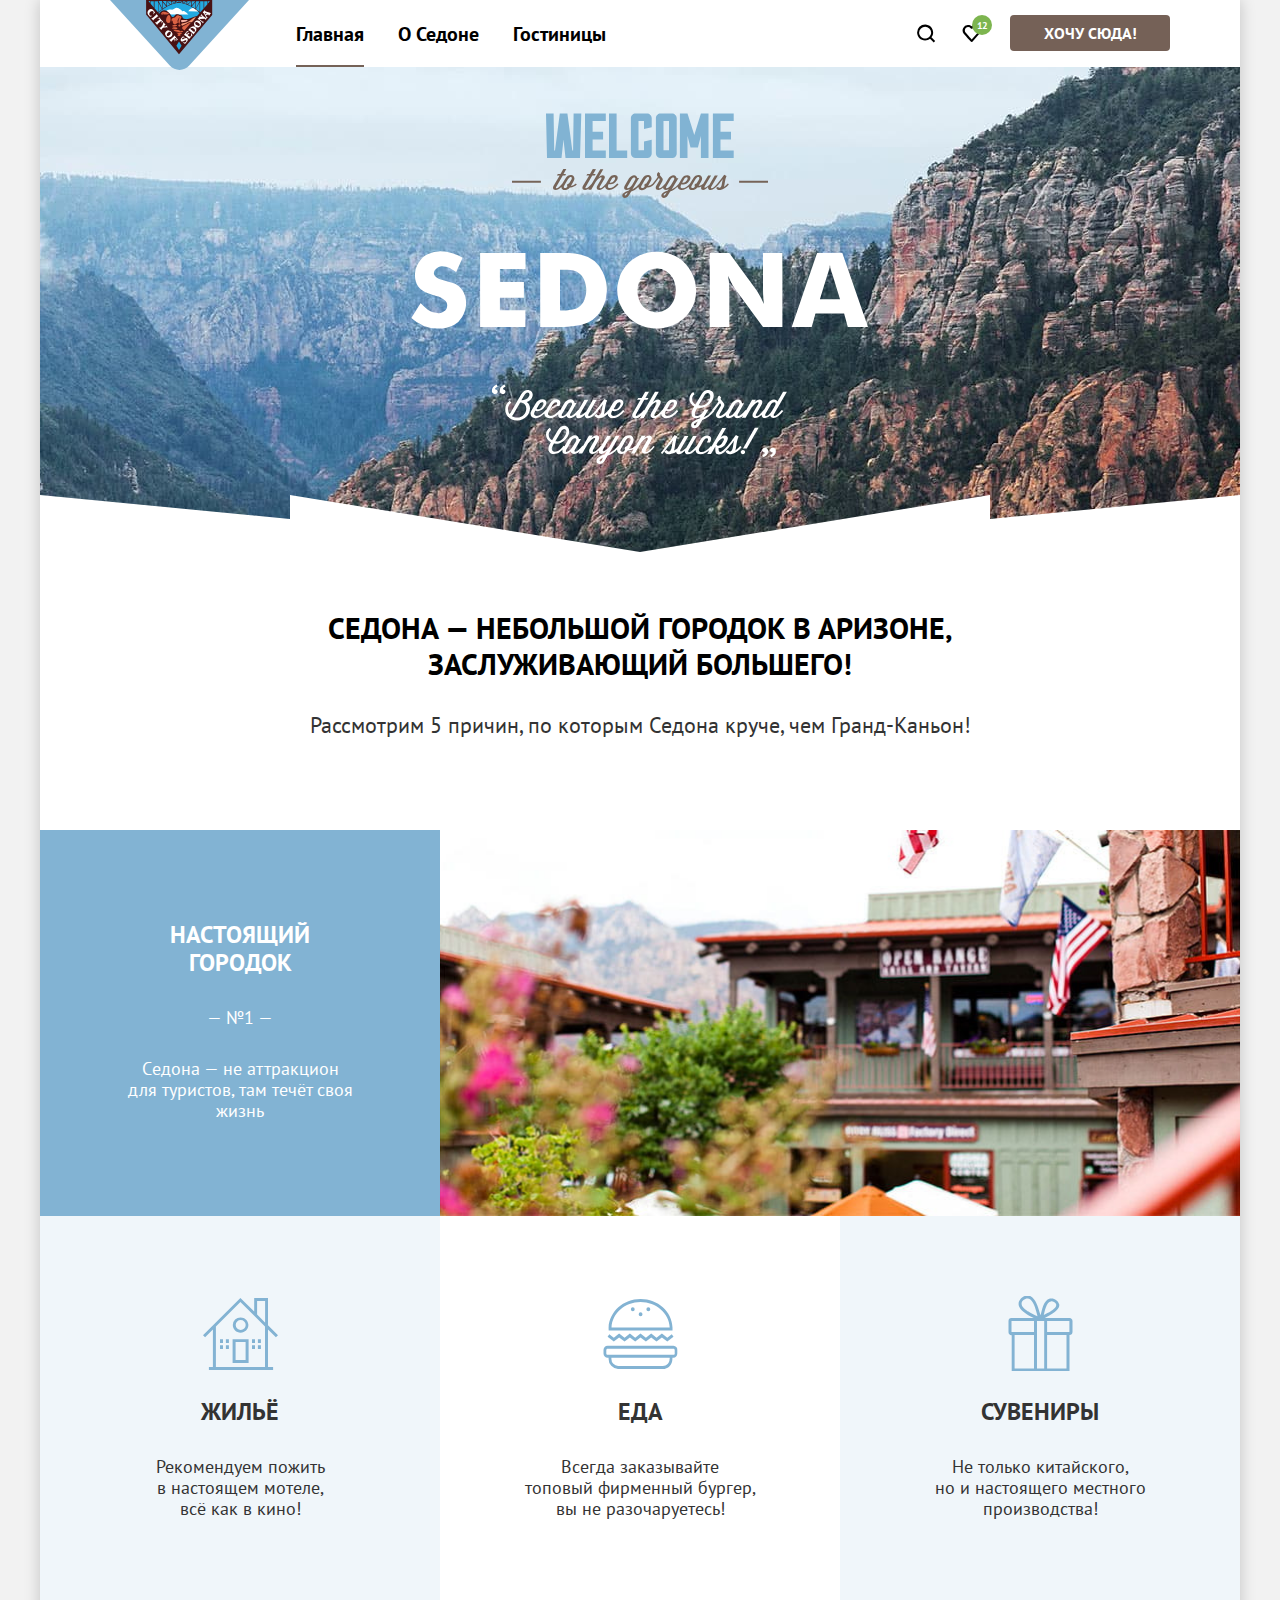
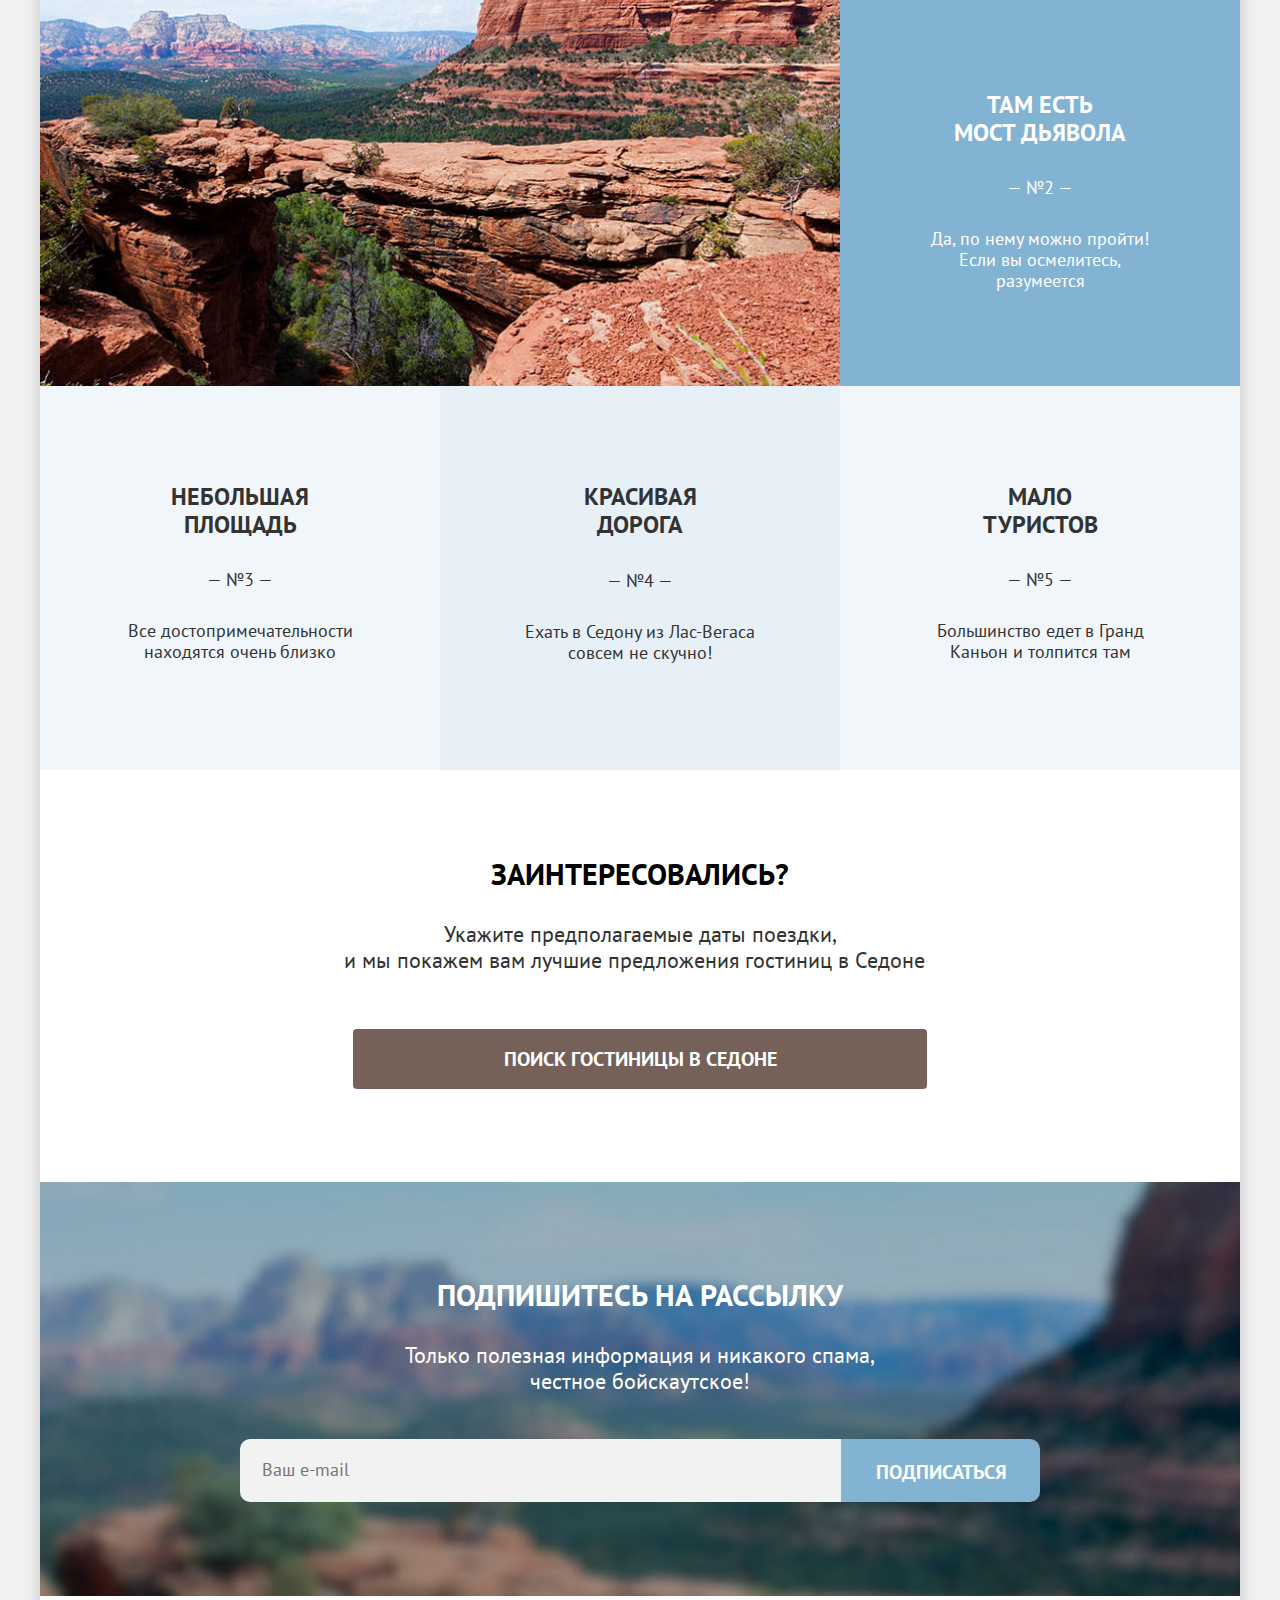
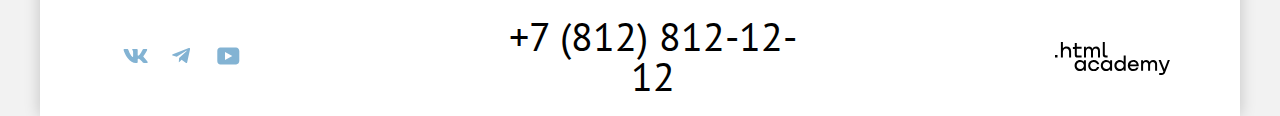
<file: index.html>
<!DOCTYPE html>
<html lang="ru">

<head>
  <meta charset="utf-8">
  <meta http-equiv="X-UA-Compatible" content="IE=edge">
  <meta name="viewport" content="width=device-width,initial-scale=1">
  <title>HTML Academy: Седона</title>
  <link rel="stylesheet" href="styles/styles.css">
  <link type="image/x-icon" href="/images/favicon-32x32.png" rel="shortcut icon">
  <link type="Image/x-icon" href="/images/favicon-32x32.png" rel="icon">
  <link rel="icon" type="image/png" sizes="32x32" href="images/favicon-32x32.png">
</head>
<!-- navigation -->

<body>
  <div class="content-container">
    <header class="page-header">
      <nav class="navigation">
        <a class="navigation-logo">
          <img src="images/nav/logo.svg" width="139" height="70" alt="Логотип Седоны.">
        </a>
        <ul class="navigation-list">
          <li class="navigation-item">
            <a class="navigation-link navigation-link-current" href="index.html">Главная</a>
          </li>
          <li class="navigation-item">
            <a class="navigation-link" href="#">О седоне</a>
          </li>
          <li class="navigation-item">
            <a class="navigation-link" href="catalog.html">Гостиницы</a>
          </li>
        </ul>
        <ul class="navigation-list navigation-user">
          <li class="navigation-item">
            <a class="navigation-link navigation-search" href="#">
              <span class="visually-hidden">Поиск</span>
            </a>
          </li>
          <li class="navigation-item">
            <a class="navigation-link navigation-favorite" href="#">
              <span class="visually-hidden">Избранное</span>
              <div class="favorite-counter">12</div>
            </a>
          </li>
          <li class="navigation-item">
            <a class="button-brown i-want-here" href="#">Хочу сюда!</a>
          </li>
        </ul>
      </nav>
    </header>
    <!-- main-index -->
    <main class="main-index main-container">
      <div class="welcome-logo-wrapper">
        <img class="welcome-logo" src="images/main/welcome.svg" width="458" height="352"
          alt="Добро пожаловать в прекрасную Седону.">
      </div>
      <div class="underwelcome-wrapper">
        <h1 class="underwelcome-title">Седона — небольшой городок в Аризоне,<br> заслуживающий большего!</h1>
        <p class="underwelcome-text">Рассмотрим 5 причин, по которым Седона круче, чем Гранд-Каньон!</p>
      </div>
<!-- advantages -->
      <section class="advantages">
        <h2 class="visually-hidden">Преимущества</h2>
        <ol class="advantages-list">
          <li class="advantages-item">
            <div class="advantage-wrapper">
              <div class="advantages-photo">
                <h3 class="advantages-title">Настоящий городок</h3>
                <span class="advantages-numeral">— №1 —</span>
                <p class="advantages-description">Cедона — не аттракцион для туристов, там течёт своя жизнь</p>
              </div>
              <img class="advantages-image" src="images/main/sedona-town.jpg" width="800" height="384"
                alt="домик спрятанный в листве.">
            </div>
            <ul class="recommend-list">
              <li class="recommend-item recommend-house">
                <h3 class="recommend-title">Жильё</h3>
                <p class="recommend-description">Рекомендуем пожить <br>в настоящем мотеле,<br> всё как в кино!</p>
              </li>
              <li class="recommend-item recommend-food">
                <h3 class="recommend-title">Еда</h3>
                <p class="recommend-description">Всегда заказывайте<br> топовый фирменный бургер,<br> вы не
                  разочаруетесь!</p>
              </li>
              <li class="recommend-item recommend-souvenir">
                <h3 class="recommend-title">Сувениры</h3>
                <p class="recommend-description">Не только китайского,<br> но и настоящего местного<br> производства!
                </p>
              </li>
            </ul>
          </li>
          <li class="advantages-item">
            <div class="advantage-wrapper">
              <img class="advantages-image" src="images/main/devil-bridge.jpg" width="800" height="384"
                alt="проход между скал выглядящий как мост.">
              <div class="advantages-photo">
                <h3 class="advantages-title">Там есть<br> мост дьявола</h3>
                <span class="advantages-numeral">— №2 —</span>
                <p class="advantages-description">Да, по нему можно пройти! Если вы осмелитесь, разумеется</p>
              </div>
            </div>
          </li>
          <li class="advantages-item">
            <h3 class="advantages-title">Небольшая площадь</h3>
            <span class="advantages-numeral">— №3 —</span>
            <p class="advantages-description">Все достопримечательности находятся очень близко</p>
          </li>
          <li class="advantages-item">
            <h3 class="advantages-title">Красивая<br> дорога</h3>
            <span class="advantages-numeral">— №4 —</span>
            <p class="advantages-description">Ехать в Седону из Лас-Вегаса совсем не скучно!</p>
          </li>
          <li class="advantages-item">
            <h3 class="advantages-title">Мало<br> туристов</h3>
            <span class="advantages-numeral">— №5 —</span>
            <p class="advantages-description">Большинство едет в Гранд Каньон и толпится там</p>
          </li>
        </ol>
      </section>
      <!-- subscribe -->
      <section class="interest">
        <h2 class="interest-index-title">Заинтересовались?</h2>
        <p class="interest-text">Укажите предполагаемые даты поездки,<br> и мы покажем вам лучшие предложения гостиниц в Седоне &nbsp;</p>
        <a class="button button-interest button-brown" href="#">Поиск гостиницы в седоне</a>
      </section>
    </main>
    <!-- footer -->
    <footer class="page-footer">
      <div class="newsletter newsletter-main">
        <h2 class="subscribe">Подпишитесь на рассылку</h2>
        <p class="newsletter-text">Только полезная информация и никакого спама,<br> честное бойскаутское!</p>
        <form class="newsletter-form" action="https://echo.htmlacademy.ru/" method="post">
          <label class="visually-hidden" for="newsletter-email">Email</label>
          <input class="field" type="email" placeholder="Ваш e-mail" name="newsletter-email" id="newsletter-email"
            required>
          <button class="button button-newsletter button-blue" type="submit">Подписаться</button>
        </form>
      </div>
      <!-- social -->
      <div class="footer">
        <section class="footer-social">
          <h2 class="visually-hidden">Социальные сети</h2>
          <ul class="footer-social-list">
            <li class="footer-social-item">
              <a class="footer-social-link" href="https://vk.com/htmlacademy">
                <span class="visually-hidden">Вк</span>
                <svg class="social-icon" width="25" height="14" viewBox="0 0 25 14" fill="#83B3D3"
                  xmlns="http://www.w3.org/2000/svg" aria-hidden="true" focusable="false">
                  <path fill-rule="evenodd" clip-rule="evenodd"
                    d="M24.1 1c.2-.6 0-1-.8-1h-2.6c-.7 0-1 .3-1.1.7 0 0-1.4 3.2-3.3 5.3-.6.6-.9.8-1.2.8-.2 0-.4-.2-.4-.7V.9c0-.6-.2-.9-.8-.9h-4c-.5 0-.8.3-.8.6 0 .6 1 .8 1 2.5V7c0 .8 0 1-.4 1-.9 0-3-3.2-4.3-6.9-.3-.7-.5-1-1.2-1H1.6C.8 0 .6.3.6.7c0 .7 1 4.1 4.2 8.6 2.2 3 5.2 4.7 8 4.7 1.7 0 1.9-.4 1.9-1v-2.3c0-.8.2-.9.7-.9.4 0 1 .2 2.6 1.7 1.8 1.7 2 2.5 3 2.5h2.7c.7 0 1.1-.4 1-1.1-.3-.7-1.2-1.8-2.3-3L20.6 8c-.4-.5-.3-.7 0-1.1 0 0 3.2-4.4 3.5-6Z" />
                </svg>
              </a>
            </li>
            <li class="footer-social-item button-blue">
              <a class="footer-social-link footer-social-tg" href="https://t.me/htmlacademy">
                <span class="visually-hidden">Телеграм</span>
                <svg class="social-icon" width="18" height="16" viewBox="0 0 18 16" fill="#83B3D3"
                  xmlns="http://www.w3.org/2000/svg" aria-hidden="true" focusable="false">
                  <path
                    d="M16.8.1.8 6.2c-1 .5-1 1-.2 1.4l4.1 1.2 9.5-6c.5-.2.9 0 .5.2l-7.6 7-.3 4.2c.4 0 .6-.2.8-.4l2-2 4.1 3c.8.5 1.3.3 1.5-.6L18 1.4c.3-1.1-.4-1.6-1.1-1.3Z" />
                </svg>
              </a>
            </li>
            <li class="footer-social-item">
              <a class="footer-social-link" href="https://www.youtube.com/user/htmlacademyry">
                <span class="visually-hidden">Ютуб</span>
                <svg class="social-icon" width="23" height="18" viewBox="0 0 23 18" fill="#83B3D3"
                  xmlns="http://www.w3.org/2000/svg" aria-hidden="true" focusable="false">
                  <path
                    d="M19 .5H3.4C1.6.5.3 2.1.3 3.9v10c0 2 1.3 3.6 3.2 3.6h15.7c1.6 0 3.1-1.6 3.1-3.4V3.9C22.1 2.1 20.8.5 19 .5ZM8 13V5l7.3 4L8 13Z" />
                </svg>
              </a>
            </li>
          </ul>
        </section>
<!-- contacts -->
        <section class="contacts">
          <h2 class="visually-hidden">Номер телефона</h2>
          <a class="contacts-number" href="tel.:+78128121212">+7 (812) 812-12-12</a>
        </section>

        <section class="made">
          <h2 class="visually-hidden">Сделано в</h2>
          <a class="made-link" href="https://htmlacademy.ru/">
            <svg role="img" width="115" height="33" viewBox="0 0 115 33" xmlns="http://www.w3.org/2000/svg">
              <title id="htmlacademy-logo">Логотип академии.</title>
              <path
                d="M0 12.9v2.6h2.5v-2.6H0ZM11.6 4.5c-1.6 0-2.8.7-3.6 1.7h-.1V0h-2v15.5h2v-5.3c0-2.1 1.3-3.6 3.3-3.6 1.8 0 2.9 1.4 2.9 3.2v5.7h2V9.4c.1-3-1.8-4.9-4.5-4.9ZM26.6 4.8h-4.8V1.1h-2v3.8h-1.9v2h1.9v6c0 1.7 1 2.7 2.7 2.7h4.1v-2h-3.7c-.7 0-1.1-.4-1.1-1.1V6.8h4.8v-2ZM41.1 4.6c-1.6 0-2.9.8-3.5 2.1h-.1a3.7 3.7 0 0 0-3.4-2.1c-1.4 0-2.5.8-3.1 1.8h-.1V4.8H29v10.6h2V10c0-2 1-3.5 2.6-3.5 1.5 0 2.4 1 2.4 2.6v6.3h2V9.8c0-2.4 1.4-3.3 2.6-3.3 1.5 0 2.4 1 2.4 2.6v6.3h2V8.9c.1-2.5-1.4-4.3-3.9-4.3ZM47.8 12.7c0 1.7 1 2.7 2.8 2.7h2v-2h-1.7c-.7 0-1.1-.4-1.1-1.1V0h-2v12.7ZM28.9 19.7a4.9 4.9 0 0 0-3.9-1.8c-3.1 0-5.4 2.3-5.4 5.6s2.3 5.6 5.4 5.6c1.8 0 3-.8 3.8-1.9h.1v1.6h2V18.2h-2v1.5Zm-3.6 7.4a3.5 3.5 0 0 1-3.6-3.6c0-2 1.4-3.6 3.6-3.6s3.6 1.6 3.6 3.6c0 1.9-1.4 3.6-3.6 3.6ZM44.2 22c-.5-2.4-2.6-4.1-5.4-4.1a5.4 5.4 0 0 0-5.6 5.6c0 3.1 2.2 5.6 5.6 5.6 2.8 0 4.9-1.8 5.4-4.2h-2.1a3.4 3.4 0 0 1-3.3 2.3 3.5 3.5 0 0 1-3.6-3.6c0-2 1.4-3.6 3.6-3.6 1.6 0 2.8 1 3.3 2.2h2.1V22ZM55.1 19.7a4.9 4.9 0 0 0-3.9-1.8c-3.1 0-5.4 2.3-5.4 5.6s2.3 5.6 5.4 5.6c1.8 0 3-.8 3.8-1.9h.1v1.6h2V18.2h-2v1.5Zm-3.6 7.4a3.5 3.5 0 0 1-3.6-3.6c0-2 1.4-3.6 3.6-3.6s3.6 1.6 3.6 3.6c0 1.9-1.5 3.6-3.6 3.6ZM68.7 19.8a5 5 0 0 0-3.9-1.9c-3.1 0-5.4 2.3-5.4 5.6s2.2 5.6 5.4 5.6c1.7 0 3-.8 3.8-1.8h.1v1.5h2V13.4h-2v6.4Zm-3.6 7.3a3.5 3.5 0 0 1-3.6-3.6c0-2 1.4-3.6 3.6-3.6s3.6 1.6 3.6 3.6c-.1 2-1.5 3.6-3.6 3.6ZM78.3 17.9a5.4 5.4 0 0 0-5.5 5.6c0 3 2.1 5.6 5.5 5.6 2.5 0 4.5-1.3 5.2-3.6h-2.1c-.5 1-1.6 1.6-3 1.6-1.9 0-3.3-1.3-3.4-2.9h8.8c.2-3.6-2-6.3-5.5-6.3Zm0 1.9c1.7 0 3 1 3.3 2.6h-6.5a3.2 3.2 0 0 1 3.2-2.6ZM98.2 17.9a4 4 0 0 0-3.6 2h-.1c-.6-1.2-1.8-2-3.4-2-1.4 0-2.5.7-3.1 1.8v-1.5h-1.9v10.6h2v-5.4c0-2 1-3.4 2.6-3.5 1.5 0 2.4 1 2.4 2.6v6.3h2v-5.6c0-2.4 1.4-3.3 2.6-3.3 1.5 0 2.4 1 2.4 2.6v6.3h2v-6.5c.1-2.6-1.4-4.4-3.9-4.4ZM109.4 27l-3.6-8.9h-2.2l4.8 11.6c-.3.9-.7 1.2-1.7 1.2h-2.5v2h2.5c1.8 0 2.8-.8 3.5-2.6l4.7-12.2h-2.1l-3.4 8.9Z" />
            </svg>
          </a>
        </section>
      </div>
    </footer>
  </div>
  <!-- modal-window -->
  <div class="modal-container">
    <div class="modal modal-booking">
      <button class="modal-close-button">
        <span class="visually-hidden">Закрыть</span>
      </button>
      <section class="modal-content">
        <h2 class="modal-title">Поиск Гостиницы в Седоне</h2>
        <form class="booking-form" action="https://echo.htmlacademy.ru/" method="get">
          <p class="field-group">
            <label for="booking-check-in">Дата Заезда:</label>
            <input class="booking-form-field field" type="text" id="booking-check-in" name="booking-check-in"
              placeholder="Укажите дату" value="27 апреля 2020" required>
            <span class="modal-info info-error">Мы не можем отправить вас в прошлое.</span>
          </p>
          <p class="field-group">
            <label for="booking-check-out">Дата Выезда:</label>
            <input class="booking-form-field field" type="text" id="booking-check-out" name="booking-check-out"
              placeholder="Укажите дату" value="1 сентября 2021" required>
            <span class="modal-info info-success">На эти даты есть свободные номера. Пока есть.</span>
          </p>
          <div class="extra-option extra-option-adult">
            <label for="adult-number">Взрослые:</label>
            <div class="counter-container">
              <button class="counter-button" type="button">
                <span class="visually-hidden">уменьшить количество</span>
                <span class="counter-box"></span>
              </button>
              <input class="counter-input counter-input-adult" type="number" name="adult-counter" id="adult-number"
                value="2">
              <button class="counter-button" type="button">
                <span class="visually-hidden">увеличить количество</span>
                <span class="counter-box counter-box-plus"></span>
              </button>
            </div>
          </div>
          <div class="extra-option extra-option-children">
            <label for="children-number">Дети:</label>
            <button type="button" class="children-info">
              <span class="children-info-modal children-info-modal-closed">Укажите количество детей,<br> которые будут с
                вами, возраст которых от 6 до 18 лет. Дети до 6 лет размещаются бесплатно.</span>
            </button>
            <div class="counter-container">
              <button class="counter-button" type="button">
                <span class="visually-hidden">уменьшить количество</span>
                <span class="counter-box"></span>
              </button>
              <input class="counter-input counter-input-children" type="number" name="children-counter"
                id="children-number" value="1">
              <button class="counter-button" type="button">
                <span class="visually-hidden">увеличить количество</span>
                <span class="counter-box counter-box-plus"></span>
              </button>
            </div>
          </div>
          <button class="button button-blue button-search" type="submit">Найти</button>
        </form>
      </section>
    </div>
  </div>
</body>

</html>
</file>
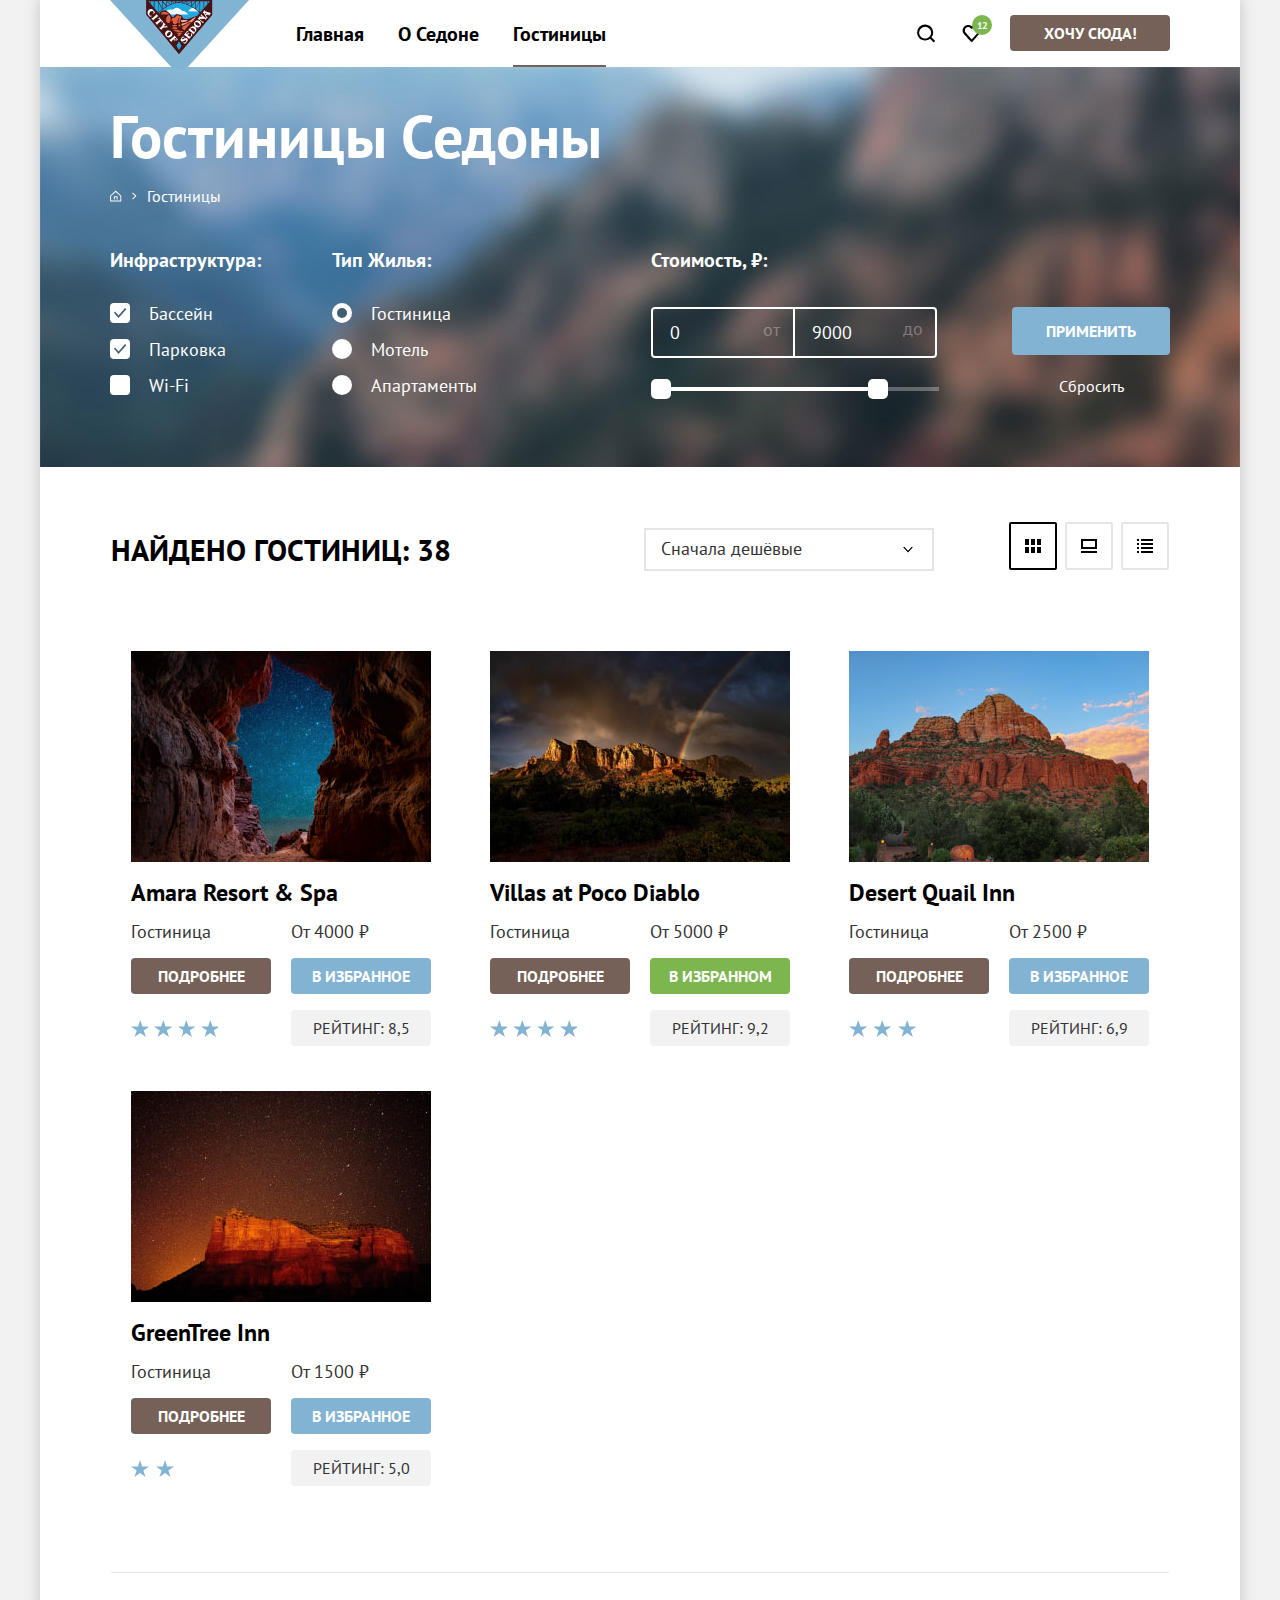
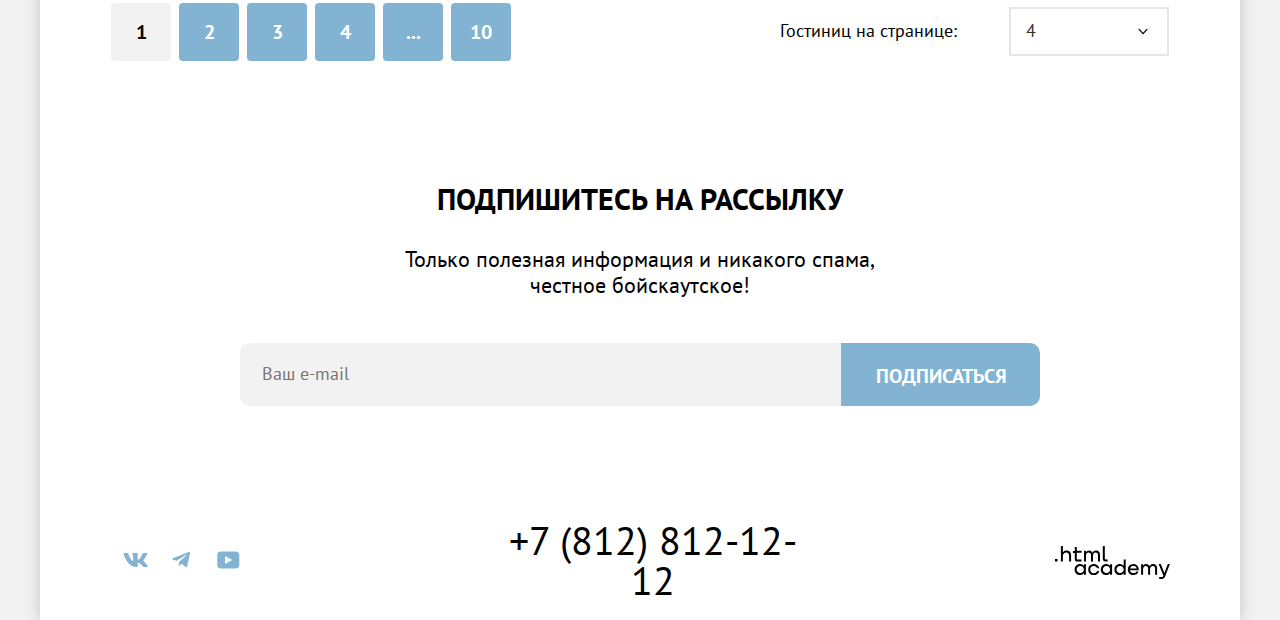
<file: catalog.html>
<!DOCTYPE html>
<html lang="ru">

<head>
  <meta charset="utf-8">
  <meta http-equiv="X-UA-Compatible" content="IE=edge">
  <meta name="viewport" content="width=device-width,initial-scale=1">
  <title>Каталог</title>
  <link rel="stylesheet" href="styles/styles.css">
  <link type="image/x-icon" href="/images/favicon-32x32.png" rel="shortcut icon">
  <link type="Image/x-icon" href="/images/favicon-32x32.png" rel="icon">
  <link rel="icon" type="image/png" sizes="32x32" href="images/favicon-32x32.png">
</head>

<body>
  <!-- navigation -->
  <div class="content-container">
    <header class="page-header">
      <nav class="navigation">
        <a class="navigation-logo" href="index.html">
          <img src="images/nav/logo.svg" width="139" height="70" alt="Логотип Седоны.">
        </a>
        <ul class="navigation-list">
          <li class="navigation-item">
            <a class="navigation-link" href="index.html">Главная</a>
          </li>
          <li class="navigation-item">
            <a class="navigation-link" href="#">О седоне</a>
          </li>
          <li class="navigation-item">
            <a class="navigation-link navigation-link-current" href="catalog.html">Гостиницы</a>
          </li>
        </ul>

        <ul class="navigation-list navigation-user">
          <li class="navigation-item">
            <a class="navigation-link navigation-search" href="#">
              <span class="visually-hidden">Поиск</span>
            </a>
          </li>
          <li class="navigation-item">
            <a class="navigation-link navigation-favorite" href="#">
              <span class="visually-hidden">Избранное</span>
              <div class="favorite-counter">12</div>
            </a>
          </li>
          <li class="navigation-item">
            <a class="button-brown i-want-here" href="#">Хочу сюда!</a>
          </li>
        </ul>
      </nav>
    </header>
    <!-- main-index -->
    <main class="main-inner main-container">
      <section class="catalog-products">
        <h1 class="catalog-products-title">Гостиницы Седоны</h1>
        <ul class="breadcrumbs">
          <li class="breadcrumbs-item">
            <a class="breadcrumbs-link breadcrumbs-link-main" href="index.html">
              <span class="visually-hidden">Главная</span>
              <svg width="12" height="12" viewBox="0 0 13 13" fill="#fff" xmlns="http://www.w3.org/2000/svg"
                aria-hidden="true" focusable="false">
                <path fill-rule="evenodd" clip-rule="evenodd"
                  d="m.16 6.15 6-5.5 6 5.5v6.2h-12v-6.2Zm1 .4v4.8h10v-4.8l-5-4.5-5 4.5Zm4 3.8h-1v-3.5h4v3.5h-1v-2.5h-2v2.5Z" />
              </svg>
            </a>
          </li>
          <li class="breadcrumbs-item"><a class="breadcrumbs-link">Гостиницы</a>
          </li>
        </ul>
        <h2 class="visually-hidden">Список гостиниц с фильтрами</h2>
        <form class="catalog-filter" action="https://echo.htmlacademy.ru/" method="get">
          <fieldset class="catalog-filter-group">
            <legend class="catalog-filter-title">Инфраструктура:</legend>
            <ul class="catalog-filter-list">
              <li class="catalog-filter-item">
                <label class="control">
                  <input class="visually-hidden control-input" type="checkbox" name="pool" checked>
                  <span class="control-checkbox"></span>
                  <span class="control-label">Бассейн</span>
                </label>
              </li>
              <li class="catalog-filter-item">
                <label class="control">
                  <input class="visually-hidden control-input" type="checkbox" name="parking" checked>
                  <span class="control-checkbox"></span>
                  <span class="control-label">Парковка</span>
                </label>
              </li>
              <li class="catalog-filter-item">
                <label class="control">
                  <input class="visually-hidden control-input" type="checkbox" name="wifi">
                  <span class="control-checkbox"></span>
                  <span class="control-label">Wi-Fi</span>
                </label>
              </li>
            </ul>
          </fieldset>
          <fieldset class="catalog-filter-group">
            <legend class="catalog-filter-title">Тип Жилья:</legend>
            <ul class="catalog-filter-list">
              <li class="catalog-filter-item">
                <label class="control">
                  <input class="visually-hidden control-input" type="radio" name="hotel-type" value="hotel" checked>
                  <span class="control-mark"></span>
                  <span class="control-label">Гостиница</span>
                </label>
              </li>
              <li class="catalog-filter-item">
                <label class="control">
                  <input class="visually-hidden control-input" type="radio" name="hotel-type" value="motel">
                  <span class="control-mark"></span>
                  <span class="control-label">Мотель</span>
                </label>

              </li>
              <li class="catalog-filter-item">
                <label class="control">
                  <input class="visually-hidden control-input" type="radio" name="hotel-type" value="apartments">
                  <span class="control-mark"></span>
                  <span class="control-label">Апартаменты</span>
                </label>
              </li>
            </ul>
          </fieldset>
          <!-- price-filter -->
          <fieldset class="catalog-filter-group">
            <legend class="catalog-filter-title catalog-range">Стоимость, ₽:</legend>
            <div class="range">
              <div class="range-wrapper-inputs">
                <label class="catalog-filter-label">
                  <span class="range-input-start">от</span>
                  <input class="range-input range-input-min" name="min-price" type="number" value="0">
                </label>
                <label class="catalog-filter-label">
                  <input class="range-input range-input-max" name="max-price" type="number" value="9000">
                  <span class="range-input-end">до</span>
                </label>
              </div>
              <div class="range-scale">
                <div class="range-bar">
                  <button type="button" class="range-toggle toggle-min">
                    <span class="visually-hidden">выбор минимальной цены.</span>
                  </button>
                  <button type="button" class="range-toggle toggle-max">
                    <span class="visually-hidden">выбор максимальной цены.</span>
                  </button>
                </div>
              </div>
            </div>
          </fieldset>
          <div class="catalog-buttons">
            <button class="button button-submit button-blue" type="submit">Применить</button>
            <button class="button button-reset" type="reset">Сбросить</button>
          </div>
        </form>
      </section>
      <!-- sorting -->
      <section class="sorting">
        <div class="sorting-top-wrapper">
          <span class="hotels-found">Найдено гостиниц: 38</span>
          <select class="select-control" aria-label="Сортировка">
            <option value="popular">Сначала популярные</option>
            <option value="cheap" selected>Сначала дешёвые</option>
            <option value="expensive">Сначала дорогие</option>
          </select>
          <ul class="card-style-list">
            <li>
              <button class="button button-card-style button-card-style-current" type="button">
                <span class="visually-hidden">показать сеткой.</span>
                <svg width="16" height="14" viewBox="0 0 16 14" fill="none" xmlns="http://www.w3.org/2000/svg"
                  aria-hidden="true" focusable="false">
                  <path d="M4 0H0V6H4V0Z" fill="black" />
                  <path d="M16 0H12V6H16V0Z" fill="black" />
                  <path d="M10 0H6V6H10V0Z" fill="black" />
                  <path d="M4 8H0V14H4V8Z" fill="black" />
                  <path d="M16 8H12V14H16V8Z" fill="black" />
                  <path d="M10 8H6V14H10V8Z" fill="black" />
                </svg>
              </button>
            </li>
            <li>
              <button class="button button-card-style" type="button">
                <span class="visually-hidden">показать слайдшоу.</span>
                <svg width="16" height="14" viewBox="0 0 16 14" fill="none" xmlns="http://www.w3.org/2000/svg"
                  aria-hidden="true" focusable="false">
                  <path d="M16 12H0V14H16V12Z" fill="black" />
                  <path d="M14 2V8H2V2H14ZM16 0H0V10H16V0Z" fill="black" />
                </svg>
              </button>
            </li>
            <li>
              <button class="button button-card-style" type="button">
                <span class="visually-hidden">показать списком.</span>
                <svg width="16" height="14" viewBox="0 0 16 14" fill="none" xmlns="http://www.w3.org/2000/svg"
                  aria-hidden="true" focusable="false">
                  <path d="M2 0H0V2H2V0Z" fill="black" />
                  <path d="M16 0H4V2H16V0Z" fill="black" />
                  <path d="M2 4H0V6H2V4Z" fill="black" />
                  <path d="M16 4H4V6H16V4Z" fill="black" />
                  <path d="M2 8H0V10H2V8Z" fill="black" />
                  <path d="M16 8H4V10H16V8Z" fill="black" />
                  <path d="M2 12H0V14H2V12Z" fill="black" />
                  <path d="M16 12H4V14H16V12Z" fill="black" />
                </svg>
              </button>
            </li>
          </ul>
        </div>
        <!-- hotel-cards -->
        <ul class="hotel-card-list">
          <li class="hotel-card">
            <a class="hotel-card-link" href="#">
              <img class="hotel-card-image" src="images/catalog/hotel-1.jpg" width="300" height="211"
                alt="вид на звёздное небо среди двух скал.">
              <h3 class="hotel-card-title">Amara Resort & Spa</h3>
            </a>
            <div class="hotel-card-type-price-wrapper">
              <span class="hotel-card-type">Гостиница</span>
              <span class="hotel-card-price">От 4000 ₽</span>
            </div>
            <div class="hotel-card-buttons-wrapper">
              <a href="" class="button button-hotel-card-about button-brown button-brown">подробнее</a>
              <button class="button button-favourite button-blue">в избранное</button>
            </div>
            <div class="hotel-card-rating-wrapper">
              <span class="hotel-star hotel-star-four"></span>
              <span class="hotel-card-rating">Рейтинг: 8,5</span>
            </div>
          </li>
          <li class="hotel-card">
            <a class="hotel-card-link" href="#">
              <img class="hotel-card-image" src="images/catalog/hotel-2.jpg" width="300" height="211"
                alt="скальная гряда на фоне облачного неба и радуги.">
              <h3 class="hotel-card-title">Villas at Poco Diablo</h3>
            </a>
            <div class="hotel-card-type-price-wrapper">
              <span class="hotel-card-type">Гостиница</span>
              <span class="hotel-card-price">От 5000 ₽</span>
            </div>
            <div class="hotel-card-buttons-wrapper">
              <a href="" class="button button-hotel-card-about button-brown">подробнее</a>
              <button class="button button-favourite button-favourite-select">в избранном</button>
            </div>
            <div class="hotel-card-rating-wrapper">
              <span class="hotel-star hotel-star-four"></span>
              <span class="hotel-card-rating">Рейтинг: 9,2</span>
            </div>
          </li>
          <li class="hotel-card">
            <a class="hotel-card-link" href="#">
              <img class="hotel-card-image" src="images/catalog/hotel-3.jpg" width="300" height="211"
                alt="скалы под голубым небом и растения у подножия.">
              <h3 class="hotel-card-title">Desert Quail Inn</h3>
            </a>
            <div class="hotel-card-type-price-wrapper">
              <span class="hotel-card-type">Гостиница</span>
              <span class="hotel-card-price">От 2500 ₽</span>
            </div>
            <div class="hotel-card-buttons-wrapper">
              <a href="" class="button button-hotel-card-about button-brown">подробнее</a>
              <button class="button button-favourite button-blue">в избранное</button>
            </div>
            <div class="hotel-card-rating-wrapper">
              <span class="hotel-star hotel-star-three"></span>
              <span class="hotel-card-rating">Рейтинг: 6,9</span>
            </div>
          </li>
          <li class="hotel-card">
            <a class="hotel-card-link" href="#">
              <img class="hotel-card-image" src="images/catalog/hotel-4.jpg" width="300" height="211"
                alt="скальный выступ на фоне ночного неба.">
              <h3 class="hotel-card-title">GreenTree Inn</h3>
            </a>
            <div class="hotel-card-type-price-wrapper">
              <span class="hotel-card-type">Гостиница</span>
              <span class="hotel-card-price">От 1500 ₽</span>
            </div>
            <div class="hotel-card-buttons-wrapper">
              <a href="" class="button button-hotel-card-about button-brown">подробнее</a>
              <button class="button button-favourite button-blue">в избранное</button>
            </div>
            <div class="hotel-card-rating-wrapper">
              <span class="hotel-star hotel-star-two"></span>
              <span class="hotel-card-rating">Рейтинг: 5,0</span>
            </div>
          </li>
        </ul>
        <!-- pagination -->
        <div class="pagination-wrapper">
          <ol class="pagination">
            <li class="pagination-item">
              <a href="#" class="pagination-link pagination-link-current">1</a>
            </li>
            <li class="pagination-item">
              <a href="#" class="pagination-link">2</a>
            </li>
            <li class="pagination-item">
              <a href="#" class="pagination-link">3</a>
            </li>
            <li class="pagination-item">
              <a href="#" class="pagination-link">4</a>
            </li>
            <li class="pagination-item">
              <a href="#" class="pagination-link">...</a>
            </li>
            <li class="pagination-item" value="10">
              <a href="#" class="pagination-link">10</a>
            </li>
          </ol>

          <label class="select-control-title" for="quantity">
            Гостиниц на странице:
            <select class="select-control select-control-quantity" id="quantity" aria-label="Сортировка">
              <option value="4">4</option>
              <option value="6">6</option>
              <option value="8">8</option>
            </select>
          </label>
        </div>
      </section>

    </main>
    <!-- footer -->
    <footer class="page-footer">
      <section class="newsletter">
        <h2 class="subscribe">Подпишитесь на рассылку</h2>
        <p class="newsletter-text">Только полезная информация и никакого спама,<br> честное бойскаутское!</p>
        <form class="newsletter-form" action="https://echo.htmlacademy.ru/" method="post">
          <label class="visually-hidden" for="newsletter-email">Email</label>
          <input class="field" type="email" placeholder="Ваш e-mail" name="newsletter-email" id="newsletter-email"
            required>
          <button class="button button-newsletter button-blue" type="submit">Подписаться</button>
        </form>
      </section>
      <!-- social -->
      <div class="footer">
        <section class="footer-social">
          <h2 class="visually-hidden">Социальные сети</h2>
          <ul class="footer-social-list">
            <li class="footer-social-item">
              <a class="footer-social-link footer-social-vk" href="https://vk.com/htmlacademy">
                <span class="visually-hidden">Вк</span>
                <svg class="social-icon" width="25" height="14" viewBox="0 0 25 14" fill="#83B3D3"
                  xmlns="http://www.w3.org/2000/svg" aria-hidden="true" focusable="false">
                  <path fill-rule="evenodd" clip-rule="evenodd"
                    d="M24.1 1c.2-.6 0-1-.8-1h-2.6c-.7 0-1 .3-1.1.7 0 0-1.4 3.2-3.3 5.3-.6.6-.9.8-1.2.8-.2 0-.4-.2-.4-.7V.9c0-.6-.2-.9-.8-.9h-4c-.5 0-.8.3-.8.6 0 .6 1 .8 1 2.5V7c0 .8 0 1-.4 1-.9 0-3-3.2-4.3-6.9-.3-.7-.5-1-1.2-1H1.6C.8 0 .6.3.6.7c0 .7 1 4.1 4.2 8.6 2.2 3 5.2 4.7 8 4.7 1.7 0 1.9-.4 1.9-1v-2.3c0-.8.2-.9.7-.9.4 0 1 .2 2.6 1.7 1.8 1.7 2 2.5 3 2.5h2.7c.7 0 1.1-.4 1-1.1-.3-.7-1.2-1.8-2.3-3L20.6 8c-.4-.5-.3-.7 0-1.1 0 0 3.2-4.4 3.5-6Z" />
                </svg>
              </a>
            </li>
            <li class="footer-social-item">
              <a class="footer-social-link footer-social-tg" href="https://t.me/htmlacademy">
                <span class="visually-hidden">Телеграм</span>
                <svg class="social-icon" width="18" height="16" viewBox="0 0 18 16" fill="#83B3D3"
                  xmlns="http://www.w3.org/2000/svg" aria-hidden="true" focusable="false">
                  <path
                    d="M16.8.1.8 6.2c-1 .5-1 1-.2 1.4l4.1 1.2 9.5-6c.5-.2.9 0 .5.2l-7.6 7-.3 4.2c.4 0 .6-.2.8-.4l2-2 4.1 3c.8.5 1.3.3 1.5-.6L18 1.4c.3-1.1-.4-1.6-1.1-1.3Z" />
                </svg>
              </a>
            </li>
            <li class="footer-social-item">
              <a class="footer-social-link footer-social-youtube" href="https://www.youtube.com/user/htmlacademyry">
                <span class="visually-hidden">Ютуб</span>
                <svg class="social-icon" width="23" height="18" viewBox="0 0 23 18" fill="#83B3D3"
                  xmlns="http://www.w3.org/2000/svg" aria-hidden="true" focusable="false">
                  <path
                    d="M19 .5H3.4C1.6.5.3 2.1.3 3.9v10c0 2 1.3 3.6 3.2 3.6h15.7c1.6 0 3.1-1.6 3.1-3.4V3.9C22.1 2.1 20.8.5 19 .5ZM8 13V5l7.3 4L8 13Z" />
                </svg>
              </a>
            </li>
          </ul>
        </section>
        <!-- contacts -->
        <section class="contacts">
          <h2 class="visually-hidden">Номер телефона</h2>
          <a class="contacts-number" href="tel.:+78128121212">+7 (812) 812-12-12</a>
        </section>

        <section class="made">
          <h2 class="visually-hidden">Сделано в</h2>
          <a class="made-link" href="https://htmlacademy.ru/">
            <svg role="img" width="115" height="33" viewBox="0 0 115 33" xmlns="http://www.w3.org/2000/svg">
              <title id="htmlacademy-logo">Логотип академии.</title>
              <path
                d="M0 12.9v2.6h2.5v-2.6H0ZM11.6 4.5c-1.6 0-2.8.7-3.6 1.7h-.1V0h-2v15.5h2v-5.3c0-2.1 1.3-3.6 3.3-3.6 1.8 0 2.9 1.4 2.9 3.2v5.7h2V9.4c.1-3-1.8-4.9-4.5-4.9ZM26.6 4.8h-4.8V1.1h-2v3.8h-1.9v2h1.9v6c0 1.7 1 2.7 2.7 2.7h4.1v-2h-3.7c-.7 0-1.1-.4-1.1-1.1V6.8h4.8v-2ZM41.1 4.6c-1.6 0-2.9.8-3.5 2.1h-.1a3.7 3.7 0 0 0-3.4-2.1c-1.4 0-2.5.8-3.1 1.8h-.1V4.8H29v10.6h2V10c0-2 1-3.5 2.6-3.5 1.5 0 2.4 1 2.4 2.6v6.3h2V9.8c0-2.4 1.4-3.3 2.6-3.3 1.5 0 2.4 1 2.4 2.6v6.3h2V8.9c.1-2.5-1.4-4.3-3.9-4.3ZM47.8 12.7c0 1.7 1 2.7 2.8 2.7h2v-2h-1.7c-.7 0-1.1-.4-1.1-1.1V0h-2v12.7ZM28.9 19.7a4.9 4.9 0 0 0-3.9-1.8c-3.1 0-5.4 2.3-5.4 5.6s2.3 5.6 5.4 5.6c1.8 0 3-.8 3.8-1.9h.1v1.6h2V18.2h-2v1.5Zm-3.6 7.4a3.5 3.5 0 0 1-3.6-3.6c0-2 1.4-3.6 3.6-3.6s3.6 1.6 3.6 3.6c0 1.9-1.4 3.6-3.6 3.6ZM44.2 22c-.5-2.4-2.6-4.1-5.4-4.1a5.4 5.4 0 0 0-5.6 5.6c0 3.1 2.2 5.6 5.6 5.6 2.8 0 4.9-1.8 5.4-4.2h-2.1a3.4 3.4 0 0 1-3.3 2.3 3.5 3.5 0 0 1-3.6-3.6c0-2 1.4-3.6 3.6-3.6 1.6 0 2.8 1 3.3 2.2h2.1V22ZM55.1 19.7a4.9 4.9 0 0 0-3.9-1.8c-3.1 0-5.4 2.3-5.4 5.6s2.3 5.6 5.4 5.6c1.8 0 3-.8 3.8-1.9h.1v1.6h2V18.2h-2v1.5Zm-3.6 7.4a3.5 3.5 0 0 1-3.6-3.6c0-2 1.4-3.6 3.6-3.6s3.6 1.6 3.6 3.6c0 1.9-1.5 3.6-3.6 3.6ZM68.7 19.8a5 5 0 0 0-3.9-1.9c-3.1 0-5.4 2.3-5.4 5.6s2.2 5.6 5.4 5.6c1.7 0 3-.8 3.8-1.8h.1v1.5h2V13.4h-2v6.4Zm-3.6 7.3a3.5 3.5 0 0 1-3.6-3.6c0-2 1.4-3.6 3.6-3.6s3.6 1.6 3.6 3.6c-.1 2-1.5 3.6-3.6 3.6ZM78.3 17.9a5.4 5.4 0 0 0-5.5 5.6c0 3 2.1 5.6 5.5 5.6 2.5 0 4.5-1.3 5.2-3.6h-2.1c-.5 1-1.6 1.6-3 1.6-1.9 0-3.3-1.3-3.4-2.9h8.8c.2-3.6-2-6.3-5.5-6.3Zm0 1.9c1.7 0 3 1 3.3 2.6h-6.5a3.2 3.2 0 0 1 3.2-2.6ZM98.2 17.9a4 4 0 0 0-3.6 2h-.1c-.6-1.2-1.8-2-3.4-2-1.4 0-2.5.7-3.1 1.8v-1.5h-1.9v10.6h2v-5.4c0-2 1-3.4 2.6-3.5 1.5 0 2.4 1 2.4 2.6v6.3h2v-5.6c0-2.4 1.4-3.3 2.6-3.3 1.5 0 2.4 1 2.4 2.6v6.3h2v-6.5c.1-2.6-1.4-4.4-3.9-4.4ZM109.4 27l-3.6-8.9h-2.2l4.8 11.6c-.3.9-.7 1.2-1.7 1.2h-2.5v2h2.5c1.8 0 2.8-.8 3.5-2.6l4.7-12.2h-2.1l-3.4 8.9Z" />
            </svg>
          </a>
        </section>
      </div>
    </footer>
  </div>
</body>

</html>
</file>
<file: styles/styles.css>
@font-face {
  font-family: "PT Sans";
  font-style: normal;
  font-weight: 400;
  src: url("../fonts/ptsans-400.woff2") format("woff2");
  font-display: swap;
}

@font-face {
  font-family: "PT Sans";
  font-style: normal;
  font-weight: 700;
  src: url("../fonts/ptsans-700.woff2") format("woff2");
  font-display: swap;
}

html {
  height: 100%;
}

body {
  margin: 0;
  padding: 0;
  display: flex;
  min-height: 100%;
  flex-direction: column;
  font-family: "PT Sans", sans-serif;
  font-size: 18px;
  line-height: 21px;
  color: #000000;
  background-color: #f2f2f2;
}

.main-container {
  flex-grow: 1;
  margin: auto;
}

.visually-hidden {
  position: absolute;
  width: 1px;
  height: 1px;
  margin: -1px;
  padding: 0;
  border: 0;
  clip: rect(0 0 0 0);
  overflow: hidden;
}

.button {
  font-family: "PT Sans", sans-serif;
  box-sizing: border-box;
  border: none;
  font-weight: 700;
  font-size: 16px;
  line-height: 20px;
  text-align: center;
  text-transform: uppercase;
  cursor: pointer;
}

.navigation {
  display: flex;
  justify-content: space-between;
  min-height: 65px;
  padding-left: 70px;
  padding-right: 70px;
}


.navigation-list {
  margin: 0;
  padding: 0;
  display: flex;
  flex-wrap: wrap;
  width: 483px;
  list-style-type: none;
  align-items: center;
}

.navigation-link {
  position: relative;
  padding: 20px 17px;
  display: block;
  font-family: "PT Sans", sans-serif;
  font-weight: 700;
  font-size: 20px;
  line-height: 26px;
  color: inherit;
  background: inherit;
  text-align: center;
  text-transform: capitalize;
  text-decoration: none;
}

.navigation-link-current::after {
  z-index: 1;
  content: "";
  position: absolute;
  bottom: 0;
  left: 17px;
  right: 17px;
  height: 2px;
  background-color: #756257;
}

.navigation-link:hover {
  opacity: 0.6;
}

.navigation-user {
  margin-bottom: auto;
  margin-top: 13px;
  justify-content: flex-end;
  width: 420px;
}

.navigation-search {
  margin-left: 2px;
  background-image: url("../images/decoration/search.svg");
  background-repeat: no-repeat;
  background-position: center;
  background-size: auto;
}

.navigation-favorite {
  margin-right: 10px;
  padding-right: 40px;
  background-image: url("../images/decoration/favorite.svg");
  background-repeat: no-repeat;
  background-position: center;
  background-size: auto;
  position: relative;
}

.favorite-counter {
  position: absolute;
  left: 29px;
  top: 2px;
  display: flex;
  align-items: center;
  justify-content: center;
  width: 20px;
  height: 20px;
  font-size: 10px;
  line-height: 13px;
  color: #ffffff;
  text-align: center;
  letter-spacing: -0.1em;
  background: #7DB54F;
  border-radius: 10px;
}

.navigation-logo {
  display: block;
  margin-right: 30px;
  margin-bottom: -3px;
  height: 70px;
  z-index: 1;
}

.i-want-here {
  max-width: 160px;
  box-sizing: border-box;
  display: block;
  padding: 8px 15px;
  min-width: 160px;
  font-weight: 700;
  font-size: 16px;
  line-height: 20px;
  color: #ffffff;
  text-align: center;
  text-decoration: none;
  text-transform: uppercase;
  background: #756157;
  border-radius: 4px;
  outline: none;
}

.button-brown:hover {
  background: #615048;
}

.button-brown:focus {
  background: #615048;
  outline: none;
}

.button-brown:active {
  background: #756157;
  color: rgba(255, 255, 255, 0.3);
}

.button-blue:hover {
  background: #68A2CA;
}

.button-blue:focus {
  background: #68A2CA;
  outline: none;
}

.button-blue:active {
  background: #82B3D3;
  color: rgba(255, 255, 255, 0.3);
}

.welcome-logo-wrapper {
  padding: 46px 70px 83px 70px;
  text-align: center;
  background-image: url("../images/main/index-background.jpg");
  position: relative;
  background-repeat: no-repeat;
  background-color: #68a2ca;
  background-size: cover;
  color: #FFFFFF;
}

.welcome-logo-wrapper::after {
  position: absolute;
  bottom: 0.5px;
  left: 0;
  content: "";
  width: 1200px;
  height: 57px;
  background-image: url("../images/decor-index.svg");
  background-repeat: no-repeat;
  background-size: cover;
}

.underwelcome-wrapper {
  padding: 58px 70px 72px 70px;
}

.underwelcome-title {
  margin-top: 0;
  margin-bottom: 30px;
  font-weight: 700;
  font-size: 30px;
  line-height: 36px;
  text-align: center;
  text-transform: uppercase;
  background: #ffffff;
}

.underwelcome-text {
  margin: 0;
  margin-bottom: 20px;
  font-weight: 400;
  font-size: 22px;
  line-height: 26px;
  color: #333333;
  text-align: center;
}

.advantages-list {
  display: flex;
  flex-wrap: wrap;
  margin: 0;
  padding: 0;
  color: #333333;
  list-style-type: none;
  text-align: center;
}

.advantages-image {
  background-color: #82B3D3;
  display: block;
  object-fit: cover;
  height: auto;
}

.advantage-wrapper {
  display: flex;
}

.advantages-title {
  margin: 0;
  margin-bottom: 15px;
  font-weight: 700;
  font-size: 24px;
  line-height: 28px;
  text-transform: uppercase;
}

.recommend-description {
  margin: 0;
  margin-bottom: 11px;
  margin-top: 15px;
}

.advantages-description {
  margin: 0;
  margin-top: 15px;
}

.advantages-numeral {
  margin-top: 15px;
  margin-bottom: 15px;
}

.recommend-title {
  margin: 0;
  margin-bottom: 15px;
  font-weight: 700;
  font-size: 24px;
  line-height: 28px;
  text-transform: uppercase;
}

.recommend-list {
  padding: 0;
  display: flex;
  flex-wrap: wrap;
  list-style-type: none;
}

.recommend-item {
  position: relative;
  box-sizing: border-box;
  display: flex;
  justify-content: end;
  flex-direction: column;
  align-items: center;
  min-height: 384px;
  text-align: center;
  width: 400px;
  padding: 182px 70px 70px 70px;
}

.recommend-item::after {
  content: "";
  position: absolute;
  top: 80px;
  left: calc(50%-36px);
  width: 75px;
  height: 75px;
  background-repeat: no-repeat;
  background-position: center center;
}

.recommend-house::after {
  background-image: url("../images/house-icon.svg");
}

.recommend-food::after {
  background-image: url("../images/food.svg");
}

.recommend-souvenir::after {
  background-image: url("../images/souvenirs.svg");
}

.recommend-item:nth-child(odd) {
  background: rgba(131, 179, 211, 0.12);
}

.advantages-photo {
  padding: 91px 85px;
  padding-bottom: 95px;
  min-width: 230px;
  display: flex;
  flex-direction: column;
  align-items: center;
  justify-content: space-between;
  background: #82B3D3;
  color: #ffffff;
}

.advantages-item {
  min-height: 384px;
  box-sizing: border-box;

}

.advantages-item:nth-child(n+3):nth-child(odd) {
  padding: 97px 85px;
  padding-bottom: 107px;
  display: flex;
  flex-direction: column;
  align-items: center;
  width: 400px;
  background: rgba(131, 179, 211, 0.12);
}

.advantages-item:nth-child(n+4):nth-child(even) {
  padding: 97px 85px;
  padding-bottom: 107px;
  display: flex;
  flex-direction: column;
  align-items: center;
  justify-content: space-between;
  width: 400px;
  background: rgba(131, 179, 211, 0.2);
}

.interest {
  text-align: center;
  padding: 86px 70px 93px 70px
}

.interest-index-title {
  margin: 0;
  margin-bottom: 29px;
  font-weight: 700;
  font-size: 30px;
  line-height: 36px;
  text-transform: uppercase;
}

.interest-text {
  margin: 0;
  margin-bottom: 56px;
  font-size: 22px;
  line-height: 26px;
  color: #333333;
}

.button-interest {
  display: inline-block;
  min-width: 574px;
  box-sizing: border-box;
  margin: 0 auto;
  padding: 12px 15px;
  font-weight: 700;
  font-size: 20px;
  line-height: 36px;
  color: #ffffff;
  text-align: center;
  text-transform: uppercase;
  text-decoration: none;
  background: #756157;
  border-radius: 4px;
}

.contacts {
  display: flex;
  align-items: center;
  flex-wrap: wrap;
  max-width: 370px;
}

.contacts-number {
  margin-left: auto;
  margin-right: auto;
  padding-top: 10px;
  padding-bottom: 10px;
  width: 331px;
  font-size: 40px;
  line-height: 40px;
  color: #000000;
  text-align: center;
  text-decoration: none;
}

.contacts-number:hover {
  color: #756157;
}

.contacts-number:focus {
  color: #756157;
  outline: none;
}

.contacts-number:active {
  color: rgba(117, 97, 87, 0.3);
}

.catalog-products {
  padding: 30px 70px 70px 70px;
  background-image: url("../images/catalog/catalog-background.jpeg");
  background-size: 100% auto;
  background-repeat: no-repeat;
  background-color: #68a2ca;
  background-size: cover;
}

.catalog-products-title {
  margin: 0;
  font-weight: 700;
  font-size: 60px;
  line-height: 78px;
  color: #ffffff;
}

.breadcrumbs {
  display: flex;
  list-style-type: none;
  padding: 0;
  margin: 0;
  margin-top: 10px;
  margin-bottom: 40px;
}

.breadcrumbs-link {
  font-size: 16px;
  line-height: 21px;
  color: #ffffff;
  padding-left: 25px;
  background-image: url("../images/decoration/arrow-right.svg");
  background-repeat: no-repeat;
  background-size: 5px 8px;
  background-position: center left 10px;
}

.breadcrumbs-link-main {
  margin-left: 0;
  background-image: none;
  padding: 0;
}

.breadcrumbs-link:hover {
  color: rgba(255, 255, 255, 0.6);
}
.breadcrumbs-link:active {
  color: rgba(255, 255, 255, 0.6);
}

.breadcrumbs-link-main:hover svg {
  fill: rgba(255, 255, 255, 0.6);
}
.breadcrumbs-link-main:active svg {
  fill: rgba(255, 255, 255, 0.6);
}

.catalog-filter {
  display: grid;
  grid-template-columns: 222px 231px auto auto;
  color: #ffffff;
  row-gap: 20px;
}

.catalog-filter-title {
  font-weight: 700;
  font-size: 20px;
  line-height: 26px;
  color: #ffffff;
  padding: 0;
}

.catalog-range {
  margin-bottom: 34px;
}

.catalog-filter-list {
  list-style-type: none;
  margin: 0;
  margin-top: 30px;
  padding: 0;
}

.catalog-filter-group {
  margin: 0;
  padding: 0;
  border: none;
  height: 149px;
}

.catalog-filter-group:last-of-type {
  grid-column: 3 / 4;
  grid-row: 1 / 2;
  margin-left: 88px;
}

.control-input {
  color: #ffffff;
}

.control {
  position: relative;
  padding-left: 39px;
  cursor: pointer;
  display: block;
  margin-top: 15px;
}

.control-mark {
  position: absolute;
  left: 0;
  width: 20px;
  height: 20px;
  background-color: #ffffff;
  border-radius: 50%;
}

.control-input:focus+.control-mark {
  box-shadow: 0 0 0 3px #83B3D3;
}

.control-checkbox {
  position: absolute;
  left: 0;
  width: 20px;
  height: 20px;
  background-color: #ffffff;
  border-radius: 4px;
}

.control-input:hover+.control-checkbox {
  background-color: rgba(255, 255, 255, 0.6);
}

.control-input:focus+.control-checkbox {
  background-color: rgba(255, 255, 255, 0.6);
  box-shadow: 0 0 0 3px #83b3d3;
}

.control-input:active+.control-checkbox {
  background-color: rgba(255, 255, 255, 0.3);
}

.control-input[type=radio]:checked+.control-mark::before {
  position: absolute;
  top: 5px;
  left: 5px;
  content: "";
  background-color: #3F5E72;
  border-radius: 50%;
  width: 10px;
  height: 10px;
}

.control-input[type=checkbox]:checked+.control-checkbox::before {
  position: absolute;
  top: 5px;
  right: 4px;
  bottom: 5px;
  left: 4px;
  content: "";
  background-image: url("../images/decoration/checkbox-icon.svg");
  background-repeat: no-repeat;
  width: 20px;
  height: 20px;
}

.range-scale {
  position: relative;
  width: 288px;
  height: 4px;
  background-color: rgba(255, 255, 255, 0.3);
  margin-top: 29px;
}

.range-bar {
  position: absolute;
  height: 4px;
  background-color: #FFFFFF;
  width: 227px;
}

.range-wrapper-inputs {
  display: flex;
}

.range-toggle {
  position: absolute;
  width: 20px;
  height: 20px;
  background: #ffffff;
  border-radius: 5px;
  cursor: pointer;
  border: none;
}

.toggle-min {
  top: -8px;
}

.toggle-max {
  top: -8px;
  right: -10px;
}

.range-input {
  font-family: "PT Sans", sans-serif;
  width: 110px;
  padding: 13px;
  padding-left: 17px;
  margin: 0;
  font-weight: 400;
  font-size: 18px;
  line-height: 21px;
  background: none;
  color: #ffffff;
  border-top: 2px solid #ffffff;
  border-bottom: 2px solid #ffffff;
  border-radius: 4px 0 0 4px;
  -moz-appearance: textfield;
}

.range-input:disabled {
  opacity: 0.3;
  cursor: default;
}

.range-input::-webkit-inner-spin-button, 
.range-input::-webkit-outer-spin-button { 
  -webkit-appearance: none; 
  margin: 0; 
}

.catalog-filter-label {
  position: relative;
}

.range-input-start {
  position: absolute;
  right: 14px;
  top: 12px;
  opacity: 0.3;
}

.range-input-end {
  position: absolute;
  top: 11px;
  right: 14px;
  opacity: 0.3;
}

.range-input-max {
  border-radius: 0 4px 4px 0;
  border-left: 1px solid #ffffff;
  border-right: 2px solid #ffffff;
}

.range-input-min {
  border-left: 2px solid #ffffff;
  border-right: 1px solid #ffffff;
}

.range-input::-webkit-outer-spin-button,
.range-input::-webkit-inner-spin-button {
  appearance: none;
  -moz-appearance: none;
  margin: 0;
}

.range-input:hover {
  border-color: rgba(255, 255, 255, 0.3);
}

.range-input:focus {
  box-shadow: 0 0 0 2px#81B3D2, 0 0 0 2px inset #81B3D2;
  outline: none;
  border-color: #FFFFFF;
}

.range-input:active {
  background: #756257;
  border-color: #FFFFFF;
  box-shadow: none;
}

.range-toggle:hover {
  box-shadow: 0px 4px 10px rgba(0, 0, 0, 0.25);
}

.range-toggle:active {
  border: 2px solid #83B3D3;
  box-shadow: 0px 7px 15px rgba(0, 0, 0, 0.4);
}

.range-toggle:focus {
  outline: none;
  border: 3px solid #83B3D3;
  box-shadow: 0px 4px 10px rgba(0, 0, 0, 0.25);
}

.catalog-buttons {
  display: flex;
  flex-direction: column;
  align-items: flex-end;
  grid-column: 4 / 5;
  grid-row: 1 / 2;
}

.button-submit {
  width: 158px;
  margin-top: 60px;
  margin-bottom: 20px;
  padding: 14px 15px;
  font-weight: 700;
  color: #ffffff;
  background: #82B3D3;
  border-radius: 4px;
}

.button-reset {
  width: 158px;
  margin: 0;
  font-weight: 400;
  color: #ffffff;
  text-transform: capitalize;
  background: none;
}

.button-reset:hover {
  opacity: 60%;
}

.button-reset:focus {
  box-shadow: 0 0 0 3px #83b3d3;
  border-radius: 4px;
  opacity: unset;
  outline: none;
}

.button-reset:active {
  opacity: 0.3;
  border: none;
}

.select-control {
  padding: 10px 105px 12px 17px;
  -webkit-appearance: none;
  border: none;
  box-shadow: inset 0 0 0 2px #e5e5e5;
  margin-left: 117px;
  font-family: "PT Sans", sans-serif;
  font-size: 18px;
  line-height: 21px;
  color: #333333;
  width: 290px;
  text-transform: inherit;
  background-image: url("../images/decoration/form-mark.svg");
  background-repeat: no-repeat;
  background-size: 12px 7px;
  background-position: center right 20px;
  background-color: #FFFFFF;
}

.select-control:disabled {
  opacity: 0.3;
  cursor: default;
}

.select-control-quantity {
  width: 160px;
  min-height: 49px;
  margin-left: 47px;
  margin-top: -2px;
}

.select-control:hover,
.select-control:focus {
  box-shadow: inset 0 0 0 2px #68A2CA;
  outline: none;
}

.select-control:active {
  box-shadow: inset 0 0 0 2px #3F5E72;
  outline: none;
}

.select-control:disabled {
  color: rgba(0, 0, 0, 0.3);
  box-shadow: inset 0 0 0 2px rgba(0, 0, 0, 0.3);
}

.sorting {
  padding: 61px 71px 0 71px;
}

.sorting-top-wrapper {
  display: flex;
  justify-content: space-between;
  align-items: center;
}

.card-style-list {
  list-style-type: none;
  padding: 0;
  margin: 0;
  margin-top: -7px;
  display: grid;
  grid-template-columns: repeat(3, 48px);
  gap: 8px;
  justify-content: right;
}

.button-card-style {
  height: 48px;
  width: 48px;
  display: flex;
  align-items: center;
  justify-content: center;
  box-shadow: 0 0 0 2px inset #E5E5E5;
  border-radius: 2px;
  outline: none;
  background-color: transparent;
}

.button-card-style-current {
  box-shadow: 0 0 0 2px inset #000000;
}

.button-card-style:hover {
  box-shadow: 0 0 0 2px inset #000000;
}

.button-card-style:focus {
  box-shadow: 0 0 0 2px inset #68A2CA;
}

.button-card-style:active {
  box-shadow: 0 0 0 2px inset #000000;
}


.hotel-card-list {
  padding: 0;
  list-style-type: none;
  margin: 0;
  margin-bottom: 66px;
  margin-top: 60px;
  display: grid;
  grid-template-columns: repeat(3, 340px);
  row-gap: 5px;
  column-gap: 19px;
}

.hotel-card-link {
  text-decoration: none;
  color: #000000;
}

.hotel-card {
  box-sizing: border-box;
  padding: 20px;
  width: 340px;
  display: flex;
  align-items: center;
  flex-direction: column;
  justify-content: space-between;
  object-fit: cover;
}

.hotel-card-image {
  color: #f2f2f2;
}

.hotel-card-type-price-wrapper {
  text-align: left;
  width: 100%;
  display: flex;
  justify-content: space-between;
  padding-bottom: 16px;
}

.hotel-card-buttons-wrapper {
  width: 100%;
  display: flex;
  justify-content: space-between;
  padding-bottom: 16px;
}

.hotel-card-rating-wrapper {
  width: 100%;
  display: flex;
  justify-content: space-between;
  align-items: center;
}

.hotels-found {
  font-weight: 700;
  font-size: 30px;
  line-height: 36px;
  text-transform: uppercase;
}

.hotel-card-title {
  margin: 0;
  margin-top: 13px;
  margin-bottom: 14px;
  font-weight: 700;
  font-size: 24px;
  line-height: 28px;
}

.button-hotel-card-about {
  min-width: 140px;
  max-width: 140px;
  padding: 8px 5px;
  font-weight: 700;
  color: #ffffff;
  text-transform: uppercase;
  text-decoration: none;
  background: #756157;
  border-radius: 4px;
}

.button-favourite {
  box-sizing: border-box;
  margin: 0;
  min-width: 140px;
  max-width: 140px;
  padding: 8px 5px;
  color: #ffffff;
  font-size: 16px;
  background: #82B3D3;
  border-radius: 4px;
  border: none;
}

.button-favourite-select {
  background: #7DB54F;
}

.button-favourite-select:hover {
  background: #6C9E42;
}

.button-favourite-select:focus {
  background: #6C9E42;
  outline: none;
}

.button-favourite-select:active {
  background: #7DB54F;
  color: rgba(255, 255, 255, 0.3);
}

.hotel-card-rating {
  box-sizing: border-box;
  display: inline-block;
  min-width: 140px;
  padding: 8px 5px;
  font-size: 16px;
  line-height: 20px;
  color: #333333;
  text-align: center;
  text-transform: uppercase;
  background: #f2f2f2;
  border-radius: 4px;
}

.hotel-star {
  height: 17px;
  background-image: url("../images/decoration/star.svg");
  background-repeat: space;
  background-position: center;
}

.hotel-star-three {
  width: 67px;
}

.hotel-star-four {
  width: 88px;
}

.hotel-star-two {
  width: 43px;
}

.hotel-card-type {
  width: 140px;
  color: #333333;
}

.hotel-card-price {
  width: 140px;
  color: #333333;
}

.pagination-wrapper {
  display: flex;
  justify-content: space-between;
  align-items: center;
  padding-top: 30px;
  padding-bottom: 25px;
  margin: 0;
  border-top: 1px solid #E6E6E6;
}

.pagination {
  display: grid;
  grid-template-columns: repeat(6, 60px);
  gap: 8px;
  margin: 0;
  padding: 0;
  list-style-type: none;
  justify-content: space-between;
}

.pagination-link {
  box-sizing: border-box;
  display: block;
  text-align: center;
  min-width: 60px;
  font-weight: 700;
  font-size: 20px;
  line-height: 26px;
  padding: 16px 4px;
  line-height: 26px;
  color: #ffffff;
  text-decoration: none;
  background: #82B3D3;
  border-radius: 4px;
}

.pagination-link:hover {
  background: #68A2CA;
  box-shadow: 0 0 0 1px inset #82B3D3;
  border-radius: 4px;
}
.pagination-link:focus {
  background: #68A2CA;
  box-shadow: 0 0 0 1px inset #82B3D3;
  border-radius: 4px;
  outline: none;
}

.pagination-link:active {
  background: #82B3D3;
  color: rgba(255, 255, 255, 0.3);
}

.pagination-link-current,
.pagination-link-current:hover,
.pagination-link-current:focus,
.pagination-link-current:active {
  color: #000000;
  background: #f2f2f2;
  box-shadow: none;
}

.newsletter {
  padding: 94px 70px;
  padding-top: 95px;
  background-color: #ffffff;
  text-align: center;
}

.newsletter-form {
  width: 800px;
  display: flex;
  margin: 0 auto;
}

.subscribe {
  margin-top: 0;
  margin-bottom: 29px;
  font-weight: 700;
  font-size: 30px;
  line-height: 36px;
  text-transform: uppercase;
}

.newsletter-text {
  margin-top: 0;
  margin-bottom: 45px;
  font-size: 22px;
  line-height: 26px;
}

.button-newsletter {
  max-width: 200px;
  min-width: 199px;
  padding: 15px 15px 12px 17px;
  margin: 0;
  font-weight: 700;
  font-size: 20px;
  line-height: 36px;
  color: #ffffff;
  text-align: center;
  text-transform: uppercase;
  background: #82B3D3;
  border-radius: 0px 10px 10px 0px;
}

.newsletter-main {
  color: #ffffff;
  background-image: url("../images/main/interest-background.jpg");
  background-repeat: no-repeat;
  background-color: #68a2ca;
  background-size: cover;
}

.field {
  padding: 22px 20px 20px 22px;
  margin: 0;
  background-color: #f2f2f2;
  border: none;
  border-radius: 10px 0 0 10px;
  flex-grow: 1;
}

.field::placeholder {
  font-family: "PT Sans", sans-serif;
  font-weight: 400;
  font-size: 18px;
  line-height: 21px;
}

.field:hover {
  opacity: 0.8;
}

.field:disabled {
  opacity: 0.3;
  color: #FFFFFF;
}

.page-footer {
  margin: aut auto 0 auto;
  padding: 0;
}

.footer {
  padding: 0 70px;
  min-height: 120px;
  align-items: center;
  display: flex;
  justify-content: space-between;
}

.footer-social-list {
  padding: 0;
  margin: 0;
  margin-right: 109px;
  width: 226px;
  display: flex;
  flex-wrap: wrap;
  list-style-type: none;
}

.footer-social-item:nth-child(3n) {
  margin-right: 0;
}

.footer-social-link {
  margin-right: 2px;
  display: flex;
  align-items: center;
  justify-content: center;
  width: 50px;
  height: 40px;
  background-color: #ffffff;
  background-repeat: no-repeat;
  background-position: center;
}

.footer-social-link:last-of-type {
  margin-right: -4px;
}

.footer-social-tg {
  margin-right: 0px;
  padding-right: 1px;
}

.footer-social-link:hover .social-icon {
  fill: #68A2CA;
}

.footer-social-link:focus .social-icon {
  fill: #68A2CA;
}

.footer-social-link:focus {
  outline: none;
}

.footer-social-link:active .social-icon {
  fill: #82B3D3;
}

.footer-social-link:disabled .social-icon {
  fill: #E5E5E5;
}

.made {
  width: 310px;
  display: flex;
  justify-content: space-between;
  flex-wrap: wrap;
}

.made-link {
  margin-left: auto;
  padding: 18px 0 10px 10px;
}

.made-link:hover {
  fill: #756157;
}

.made-link:focus {
  fill: #756157;
  outline: none;
}

.made-link:active {
  fill: rgba(117, 97, 87, 0.3);
}

.content-container {
  box-shadow: 0 0 15px rgba(0, 0, 0, 0.2);
  background-color: #ffffff;
  width: 1200px;
  margin: 0 auto;
}

.modal-container {
  font-weight: 700;
  font-size: 20px;
  line-height: 26px;
  text-transform: capitalize;
  position: fixed;
  top: 0;
  left: 0;
  display: flex;
  width: 100%;
  height: 100%;
  background: rgba(242, 242, 242, 0.8);
  display: none;
}

.modal {
  position: relative;
  top: 66px;
  margin: auto;
  padding: 62px 70px 70px 70px;
  background: #FFFFFF;
  box-shadow: 0px 25px 50px rgba(0, 0, 0, 0.15);
  border-radius: 30px;
}

.booking-form {
  display: grid;
  grid-template-columns: auto auto;
  column-gap: 28px;
  width: 575px;
  row-gap: 40px;
}

.modal-booking {
  width: 715px;
  box-sizing: border-box;
}

.modal-title {
  padding: 0;
  margin: 0;
  margin-bottom: 63px;
  font-weight: 700;
  font-size: 30px;
  line-height: 36px;
  text-transform: uppercase;
}

.modal-close-button {
  position: absolute;
  padding: 0;
  top: 54px;
  right: 70px;
  width: 53px;
  height: 53px;
  background: #f2f2f2;
  border: none;
  border-radius: 50%;
  cursor: pointer;
}

.modal-close-button::before,
.modal-close-button::after {
  content: "";
  position: absolute;
  top: 26px;
  left: 19px;
  width: 16px;
  height: 2px;
  background-color: #000000;
}

.modal-close-button::before {
  transform: rotate(45deg);
}

.modal-close-button::after {
  transform: rotate(-45deg);
}

.modal-close-button:hover {
  background-color: #E6E6E6;
}

.modal-close-button:focus {
  background-color: #E6E6E6;
  box-shadow: inset 0 0 0 3px #83b3d3;
  outline: none;
}

.modal-close-button:active {
  background-color: #E6E6E6;
}

.modal-close-button:active.modal-close-button::after,
.modal-close-button:active.modal-close-button::before {
  background: rgba(0, 0, 0, 0.3);
}

.booking-form-field {
  font-family: "PT Sans", sans-serif;
  font-size: 18px;
  line-height: 21px;
  background-color: #f2f2f2;
  padding: 15px 36px 15px 19px;
  width: 100%;
  box-sizing: border-box;
  background-image: url("../images/modal/modal-date.svg");
  background-repeat: no-repeat;
  background-position: right 19px center;
  outline: none;
  border-radius: 4px;
}

.booking-form-field::placeholder {
  font-weight: 700;
  font-size: 18px;
  line-height: 40px;
  color: #000000;
  opacity: 0.6;
}

.booking-form-field:disabled {
  opacity: 0.3;
  cursor: default;
}

.booking-form-field:hover {
  background-color: #E6E6E6;
}

.booking-form-field:focus {
  background-color: #E6E6E6;
  box-shadow: 0 0 0 3px #83B3D3;
}

.booking-form-field:not(:placeholder-shown) {
  background-color: #FFFFFF;
  box-shadow: 0 0 0 2px inset #000000;
}

.booking-form-field:not(:focus) {
  background-color: #F2F2F2;
  box-shadow: none;
}

.field-group {
  position: relative;
  margin: 0;
  display: grid;
  grid-template-columns: auto 420px;
  justify-items: start;
  align-items: center;
  grid-column: 1 / -1;
  column-gap: 20px;
}

.extra-option {
  margin: 0;
  display: flex;
  align-items: center;
  justify-content: space-between;
  grid-row: 3 / 4;
}

.extra-option-adult {
  grid-column: 1 / 2;
  width: 288px;
}

.extra-option-adult .counter-container {
  margin-right: 0;
  margin-left: auto;
}

.extra-option-children {
  grid-column: 2 / -1;
}

.modal-info {
  position: absolute;
  top: 61px;
  left: 155px;
  max-width: 420px;
}

.counter-input {
  width: 44px;
  height: 50px;
  padding: 0;
  margin: 0;
  border: none;
  text-align: center;
  font-family: "PT Sans", sans-serif;
  font-weight: 400;
  font-size: 18px;
  line-height: 21px;
  background-color: #f2f2f2;
  -moz-appearance: textfield;
}

.counter-input:hover {
  opacity: 0.6;
}

.counter-input:focus {
  outline: none;
  box-shadow: inset 0 0 0 3px #83b3d3;
}

.counter-input::-webkit-outer-spin-button,
.counter-input::-webkit-inner-spin-button {
  -webkit-appearance: none;
  margin: 0;
}

.counter-container {
  display: flex;
  border-radius: 4px;
  overflow: hidden;
}

.counter-button {
  border: none;
  display: flex;
  justify-content: center;
  align-items: center;
  width: 45px;
  height: 50px;
  padding: 0;
  background-color: #f2f2f2;
  cursor: pointer;
  outline: none;
}

.counter-button:hover .counter-box::before,
.counter-button:hover .counter-box::after {
  background-color: #000000;
}

.counter-button:active .counter-box::before,
.counter-button:active .counter-box::after {
  background-color: rgba(0, 0, 0, 0.2);
}

.counter-button:focus .counter-box {
  box-shadow: inset 0 0 0 3px #83b3d3;
}

.counter-button:active .counter-box {
  box-shadow: none;
}

.counter-box {
  width: 25px;
  height: 25px;
  position: relative;
  border-radius: 4px;
}

.counter-box::before {
  content: "";
  position: absolute;
  top: 12px;
  left: 6px;
  width: 13px;
  height: 1px;
  background-color: rgba(0, 0, 0, 0.3);
}

.counter-box-plus::after {
  content: "";
  position: absolute;
  top: 12px;
  left: 6px;
  width: 13px;
  height: 1px;
  background-color: rgba(0, 0, 0, 0.3);
  transform: rotate(90deg);
}

.button-search {
  color: #FFFFFF;
  background-color: #83B3D3;
  width: 100%;
  padding: 12px 26px;
  min-height: 60px;
  border-radius: 10px;
  grid-column: 1 / -1;
}

.button-search:focus {
  box-shadow: 0 0 0 3px #756257;
  outline: none;
}

.button-search:active {
  box-shadow: none;
}

.button-search:disabled {
  background: #f5f5f5;
  opacity: 0.3;
}

.modal-info {
  font-weight: 400;
  font-size: 16px;
  line-height: 21px;
  text-transform: none;
}

.info-error {
  color: #FF5757;
}

.info-success {
  color: #333333;
}

.children-info {
  position: relative;
  width: 25px;
  height: 25px;
  background: #83b3d3;
  border-radius: 50%;
  background-image: url("../images/modal/info.svg");
  background-repeat: no-repeat;
  background-position: center;
  transform: translateX(-5px);
  border: none;
  cursor: pointer;
}

.children-info:hover .children-info-modal {
  display: block;
}

.children-info:hover {
  background-color: #68A2CA;
}

.children-info-modal-closed {
  display: none;
}

.children-info-modal {
  position: absolute;
  top: 40px;
  left: 50%;
  transform: translateX(-50%);
  padding: 18px 18px 18px 25px;
  width: 256px;
  box-sizing: border-box;
  background: #333333;
  box-shadow: 0px 15px 30px rgba(0, 0, 0, 0.3);
  border-radius: 10px;
  font-size: 16px;
  line-height: 21px;
  text-align: left;
  color: #FFFFFF;
}

.children-info-modal::before {
  content: "";
  position: absolute;
  top: -8px;
  left: 50%;
  transform: translateX(-50%);
  background-image: url("../images/modal/modal-triangle.svg");
  background-repeat: no-repeat;
  width: 19px;
  height: 9px;
}

.button:disabled {
  background: #E5E5E5;
  cursor: default;
}
</file>
